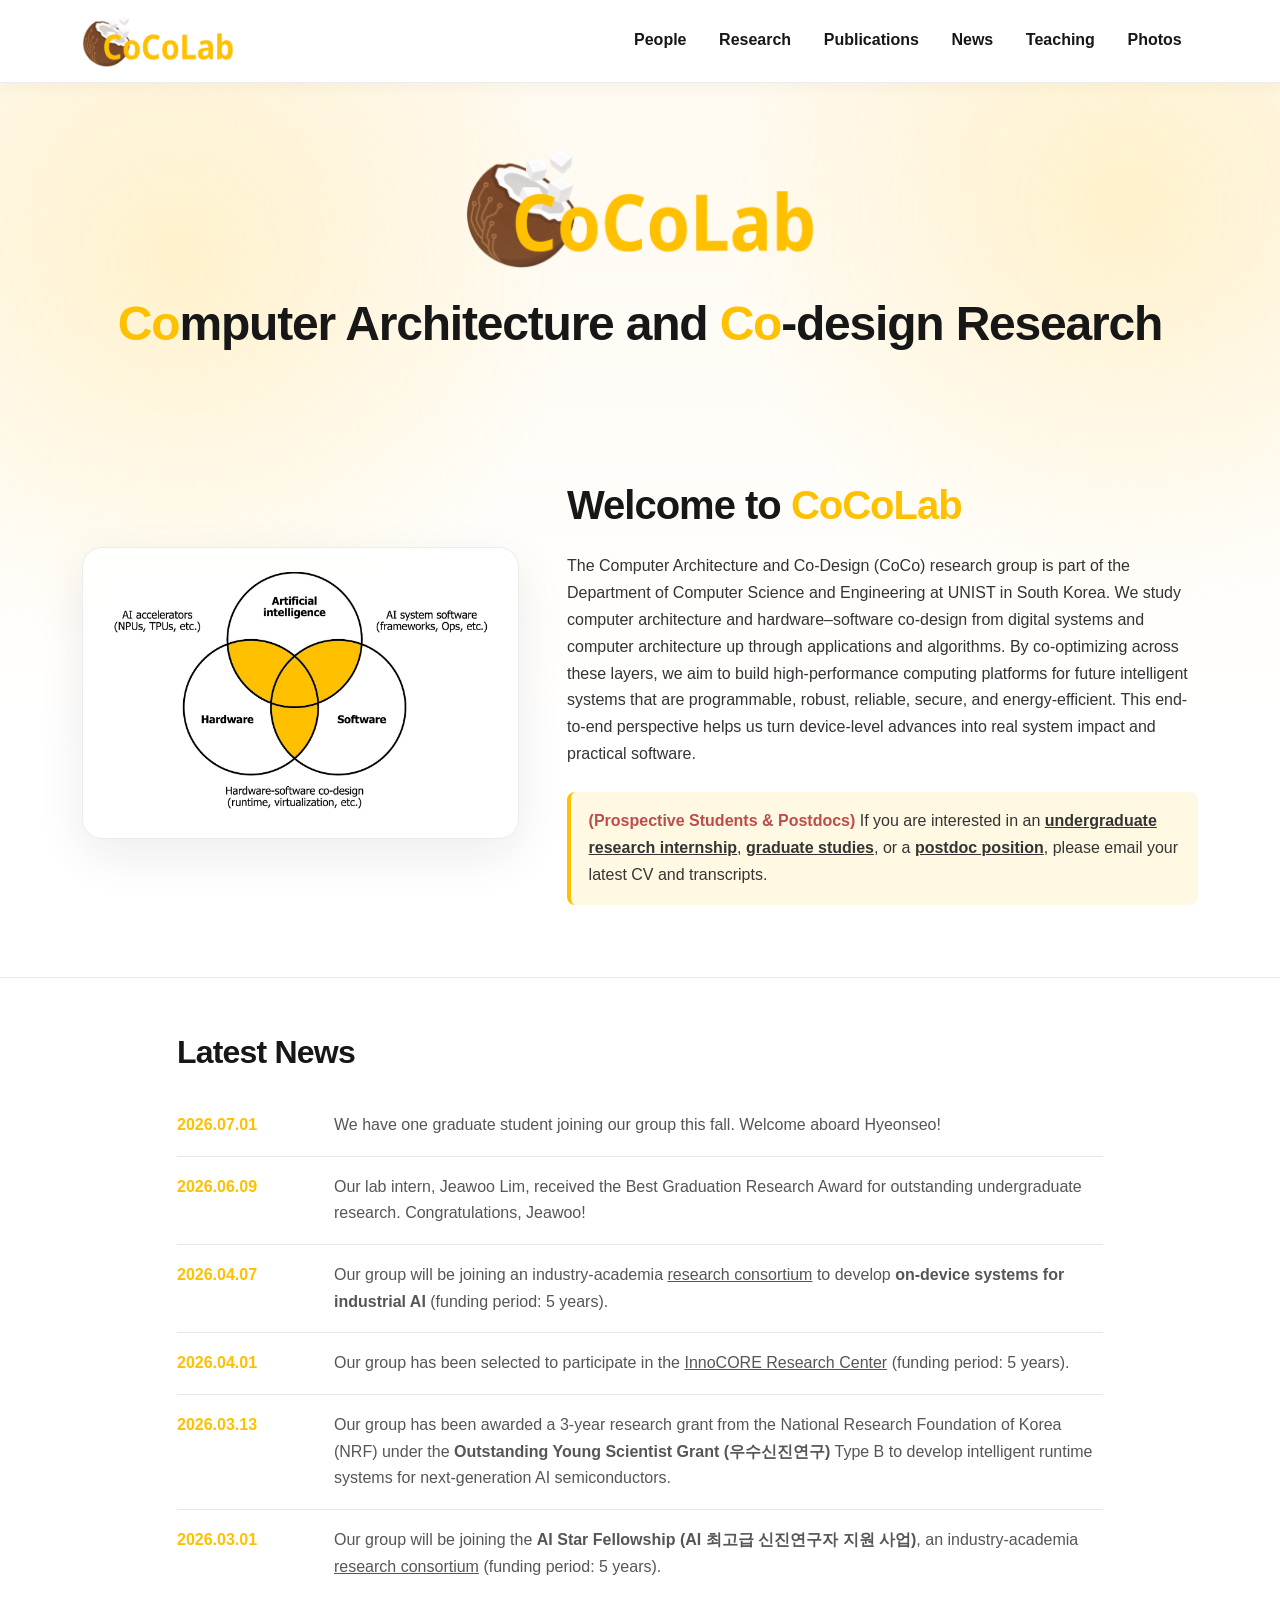
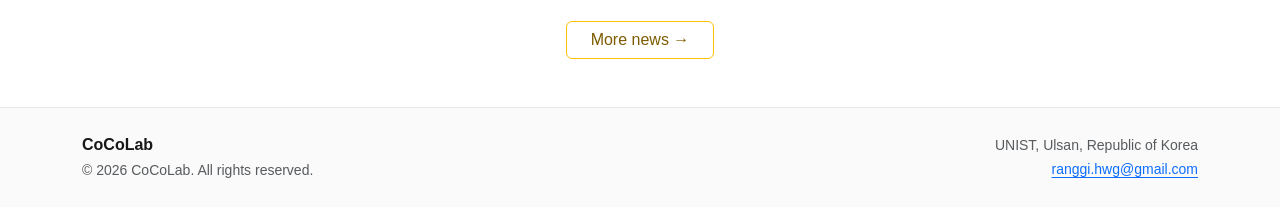
<file: index.html>
<!doctype html>
<html lang="en">
<head>
  <meta charset="utf-8">
  <meta name="viewport" content="width=device-width, initial-scale=1">
  <meta name="description" content="CoCoLab - Computer Architecture and Co-design Research">
  <meta name="theme-color" content="#FFC000">
  <title>CoCoLab</title>
  <link rel="icon" href="./assets/images/favicon.svg" type="image/svg+xml">
  <link rel="stylesheet" href="./assets/vendor/bootstrap/bootstrap.min.css">
  <link rel="stylesheet" href="./assets/css/styles.css">
  <script defer src="./data/config.js"></script>
  <script defer src="./data/home.js"></script>
  <script defer src="./data/news.js"></script>
  <script defer src="./data/people.js"></script>
  <script defer src="./data/research.js"></script>
  <script defer src="./data/publications.js"></script>
  <script defer src="./data/teaching.js"></script>
  <script defer src="./data/photos.js"></script>
  <script defer src="./assets/vendor/bootstrap/bootstrap.bundle.min.js"></script>
  <script defer src="./assets/js/utils.js"></script>
  <script defer src="./assets/js/data-helpers.js"></script>
  <script defer src="./assets/js/layout.js"></script>
  <script defer src="./assets/js/render.js"></script>
  <script defer src="./assets/js/app.js"></script>
</head>
<body class="d-flex min-vh-100 flex-column bg-white" data-page="home">
  <a class="skip-link" href="#main">Skip to main content</a>
  <div id="site-header"></div>
  <main id="main" class="flex-grow-1" tabindex="-1"></main>
  <div id="site-footer"></div>
  <noscript>
    <div class="container-xl py-5">
      <div class="alert alert-warning">This website requires JavaScript to display its data-driven content.</div>
    </div>
  </noscript>
</body>
</html>
</file>
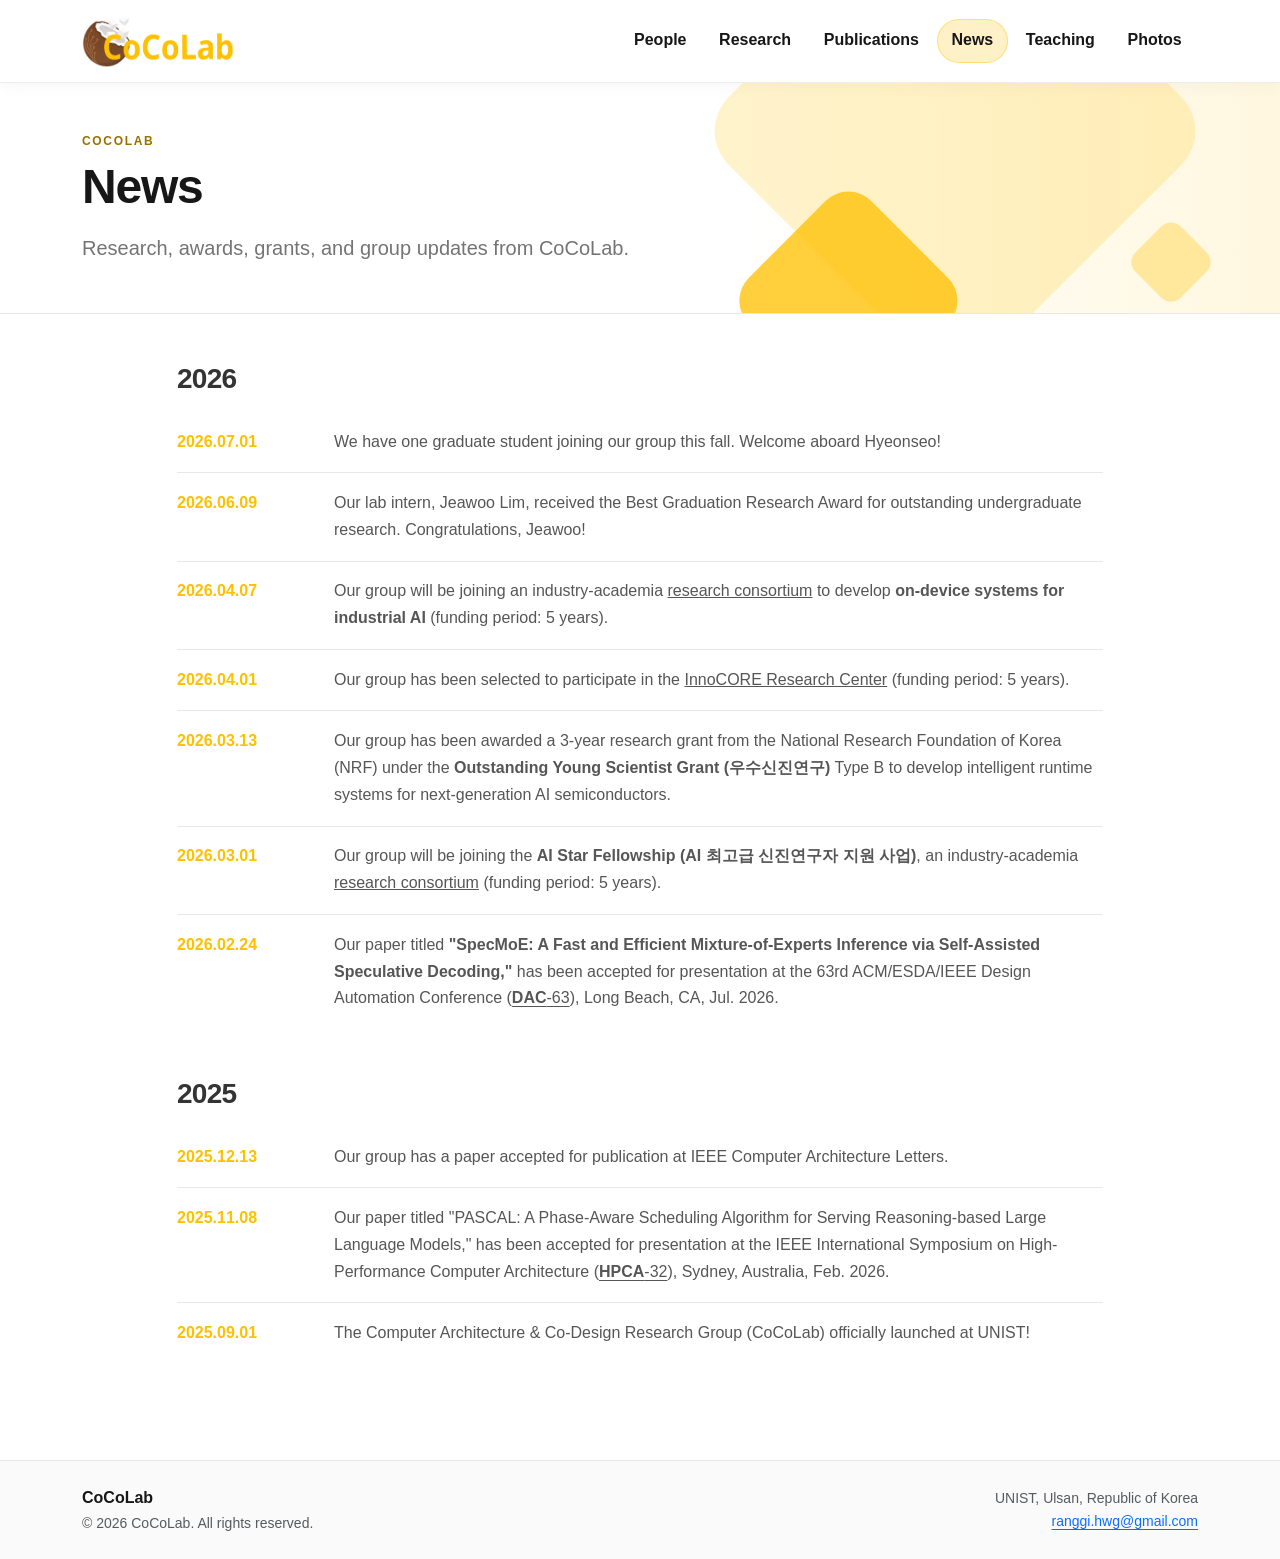
<file: news.html>
<!doctype html>
<html lang="en">
<head>
  <meta charset="utf-8">
  <meta name="viewport" content="width=device-width, initial-scale=1">
  <meta name="description" content="CoCoLab - Computer Architecture and Co-design Research">
  <meta name="theme-color" content="#FFC000">
  <title>CoCoLab</title>
  <link rel="icon" href="./assets/images/favicon.svg" type="image/svg+xml">
  <link rel="stylesheet" href="./assets/vendor/bootstrap/bootstrap.min.css">
  <link rel="stylesheet" href="./assets/css/styles.css">
  <script defer src="./data/config.js"></script>
  <script defer src="./data/home.js"></script>
  <script defer src="./data/news.js"></script>
  <script defer src="./data/people.js"></script>
  <script defer src="./data/research.js"></script>
  <script defer src="./data/publications.js"></script>
  <script defer src="./data/teaching.js"></script>
  <script defer src="./data/photos.js"></script>
  <script defer src="./assets/vendor/bootstrap/bootstrap.bundle.min.js"></script>
  <script defer src="./assets/js/utils.js"></script>
  <script defer src="./assets/js/data-helpers.js"></script>
  <script defer src="./assets/js/layout.js"></script>
  <script defer src="./assets/js/render.js"></script>
  <script defer src="./assets/js/app.js"></script>
</head>
<body class="d-flex min-vh-100 flex-column bg-white" data-page="news">
  <a class="skip-link" href="#main">Skip to main content</a>
  <div id="site-header"></div>
  <main id="main" class="flex-grow-1" tabindex="-1"></main>
  <div id="site-footer"></div>
  <noscript>
    <div class="container-xl py-5">
      <div class="alert alert-warning">This website requires JavaScript to display its data-driven content.</div>
    </div>
  </noscript>
</body>
</html>
</file>
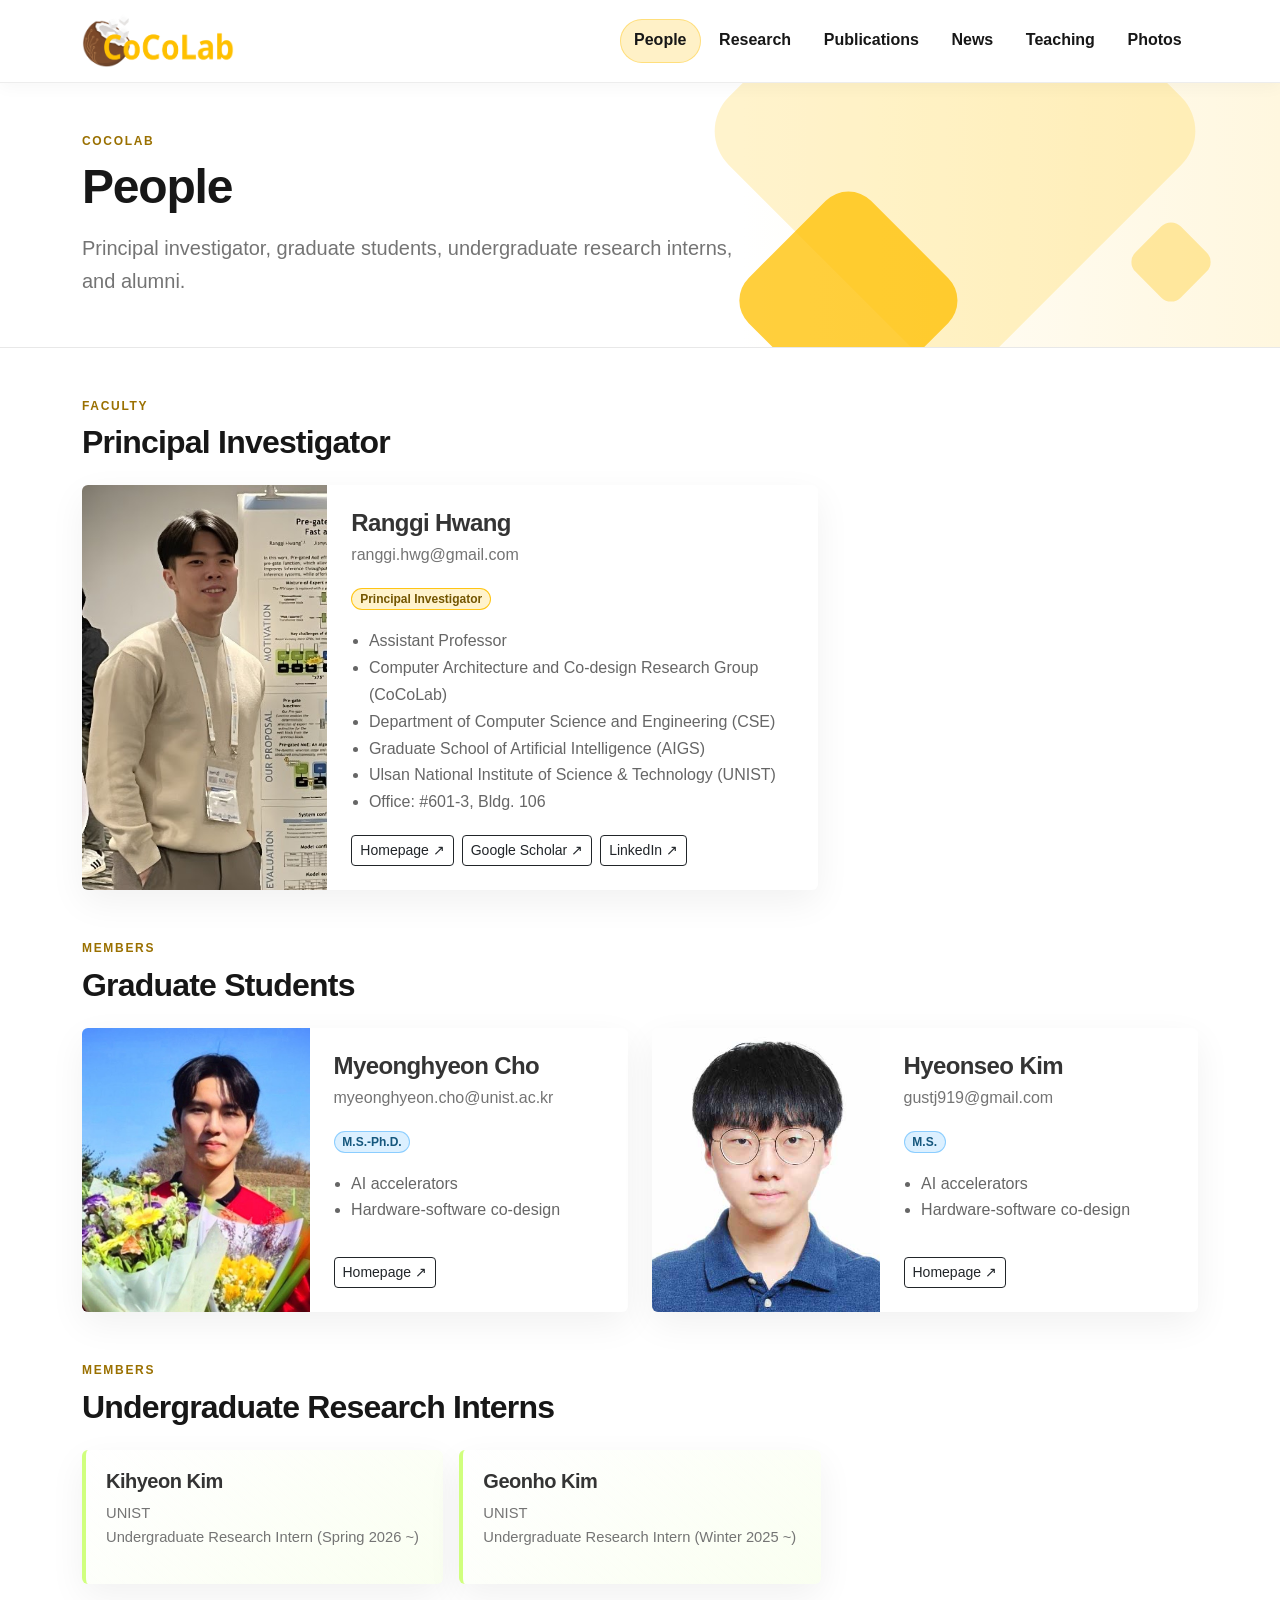
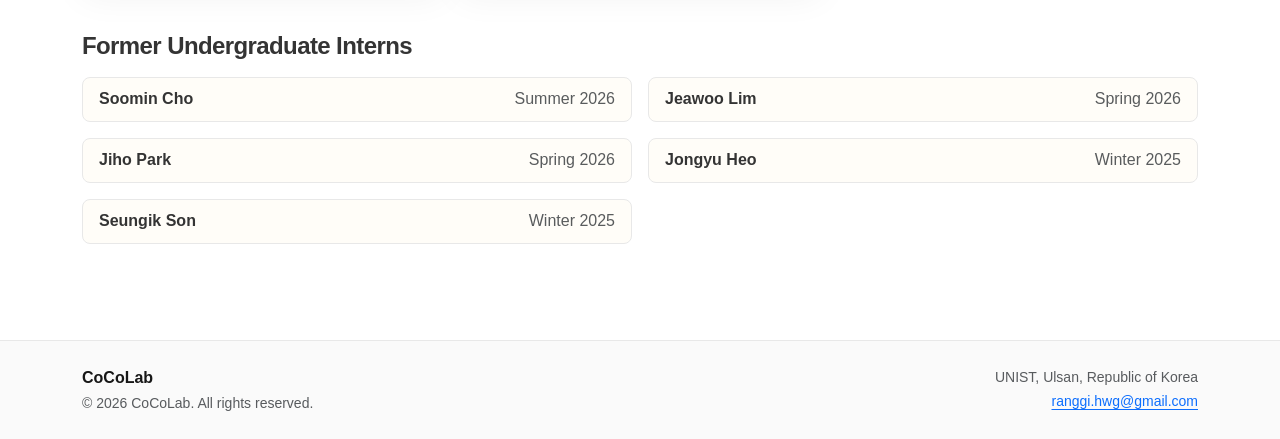
<file: people.html>
<!doctype html>
<html lang="en">
<head>
  <meta charset="utf-8">
  <meta name="viewport" content="width=device-width, initial-scale=1">
  <meta name="description" content="CoCoLab - Computer Architecture and Co-design Research">
  <meta name="theme-color" content="#FFC000">
  <title>CoCoLab</title>
  <link rel="icon" href="./assets/images/favicon.svg" type="image/svg+xml">
  <link rel="stylesheet" href="./assets/vendor/bootstrap/bootstrap.min.css">
  <link rel="stylesheet" href="./assets/css/styles.css">
  <script defer src="./data/config.js"></script>
  <script defer src="./data/home.js"></script>
  <script defer src="./data/news.js"></script>
  <script defer src="./data/people.js"></script>
  <script defer src="./data/research.js"></script>
  <script defer src="./data/publications.js"></script>
  <script defer src="./data/teaching.js"></script>
  <script defer src="./data/photos.js"></script>
  <script defer src="./assets/vendor/bootstrap/bootstrap.bundle.min.js"></script>
  <script defer src="./assets/js/utils.js"></script>
  <script defer src="./assets/js/data-helpers.js"></script>
  <script defer src="./assets/js/layout.js"></script>
  <script defer src="./assets/js/render.js"></script>
  <script defer src="./assets/js/app.js"></script>
</head>
<body class="d-flex min-vh-100 flex-column bg-white" data-page="people">
  <a class="skip-link" href="#main">Skip to main content</a>
  <div id="site-header"></div>
  <main id="main" class="flex-grow-1" tabindex="-1"></main>
  <div id="site-footer"></div>
  <noscript>
    <div class="container-xl py-5">
      <div class="alert alert-warning">This website requires JavaScript to display its data-driven content.</div>
    </div>
  </noscript>
</body>
</html>
</file>
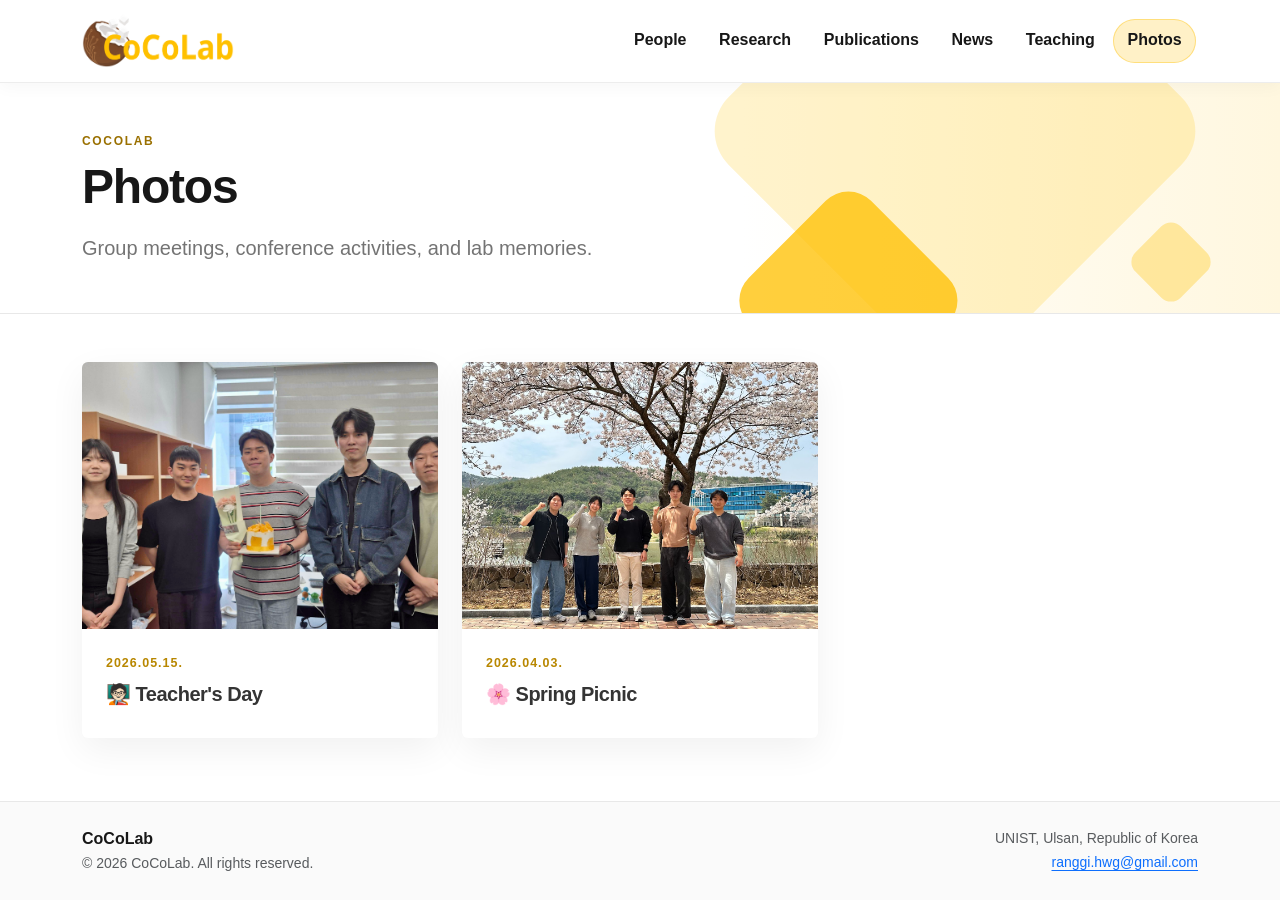
<file: photos.html>
<!doctype html>
<html lang="en">
<head>
  <meta charset="utf-8">
  <meta name="viewport" content="width=device-width, initial-scale=1">
  <meta name="description" content="CoCoLab - Computer Architecture and Co-design Research">
  <meta name="theme-color" content="#FFC000">
  <title>CoCoLab</title>
  <link rel="icon" href="./assets/images/favicon.svg" type="image/svg+xml">
  <link rel="stylesheet" href="./assets/vendor/bootstrap/bootstrap.min.css">
  <link rel="stylesheet" href="./assets/css/styles.css">
  <script defer src="./data/config.js"></script>
  <script defer src="./data/home.js"></script>
  <script defer src="./data/news.js"></script>
  <script defer src="./data/people.js"></script>
  <script defer src="./data/research.js"></script>
  <script defer src="./data/publications.js"></script>
  <script defer src="./data/teaching.js"></script>
  <script defer src="./data/photos.js"></script>
  <script defer src="./assets/vendor/bootstrap/bootstrap.bundle.min.js"></script>
  <script defer src="./assets/js/utils.js"></script>
  <script defer src="./assets/js/data-helpers.js"></script>
  <script defer src="./assets/js/layout.js"></script>
  <script defer src="./assets/js/render.js"></script>
  <script defer src="./assets/js/app.js"></script>
</head>
<body class="d-flex min-vh-100 flex-column bg-white" data-page="photos">
  <a class="skip-link" href="#main">Skip to main content</a>
  <div id="site-header"></div>
  <main id="main" class="flex-grow-1" tabindex="-1"></main>
  <div id="site-footer"></div>
  <noscript>
    <div class="container-xl py-5">
      <div class="alert alert-warning">This website requires JavaScript to display its data-driven content.</div>
    </div>
  </noscript>
</body>
</html>
</file>
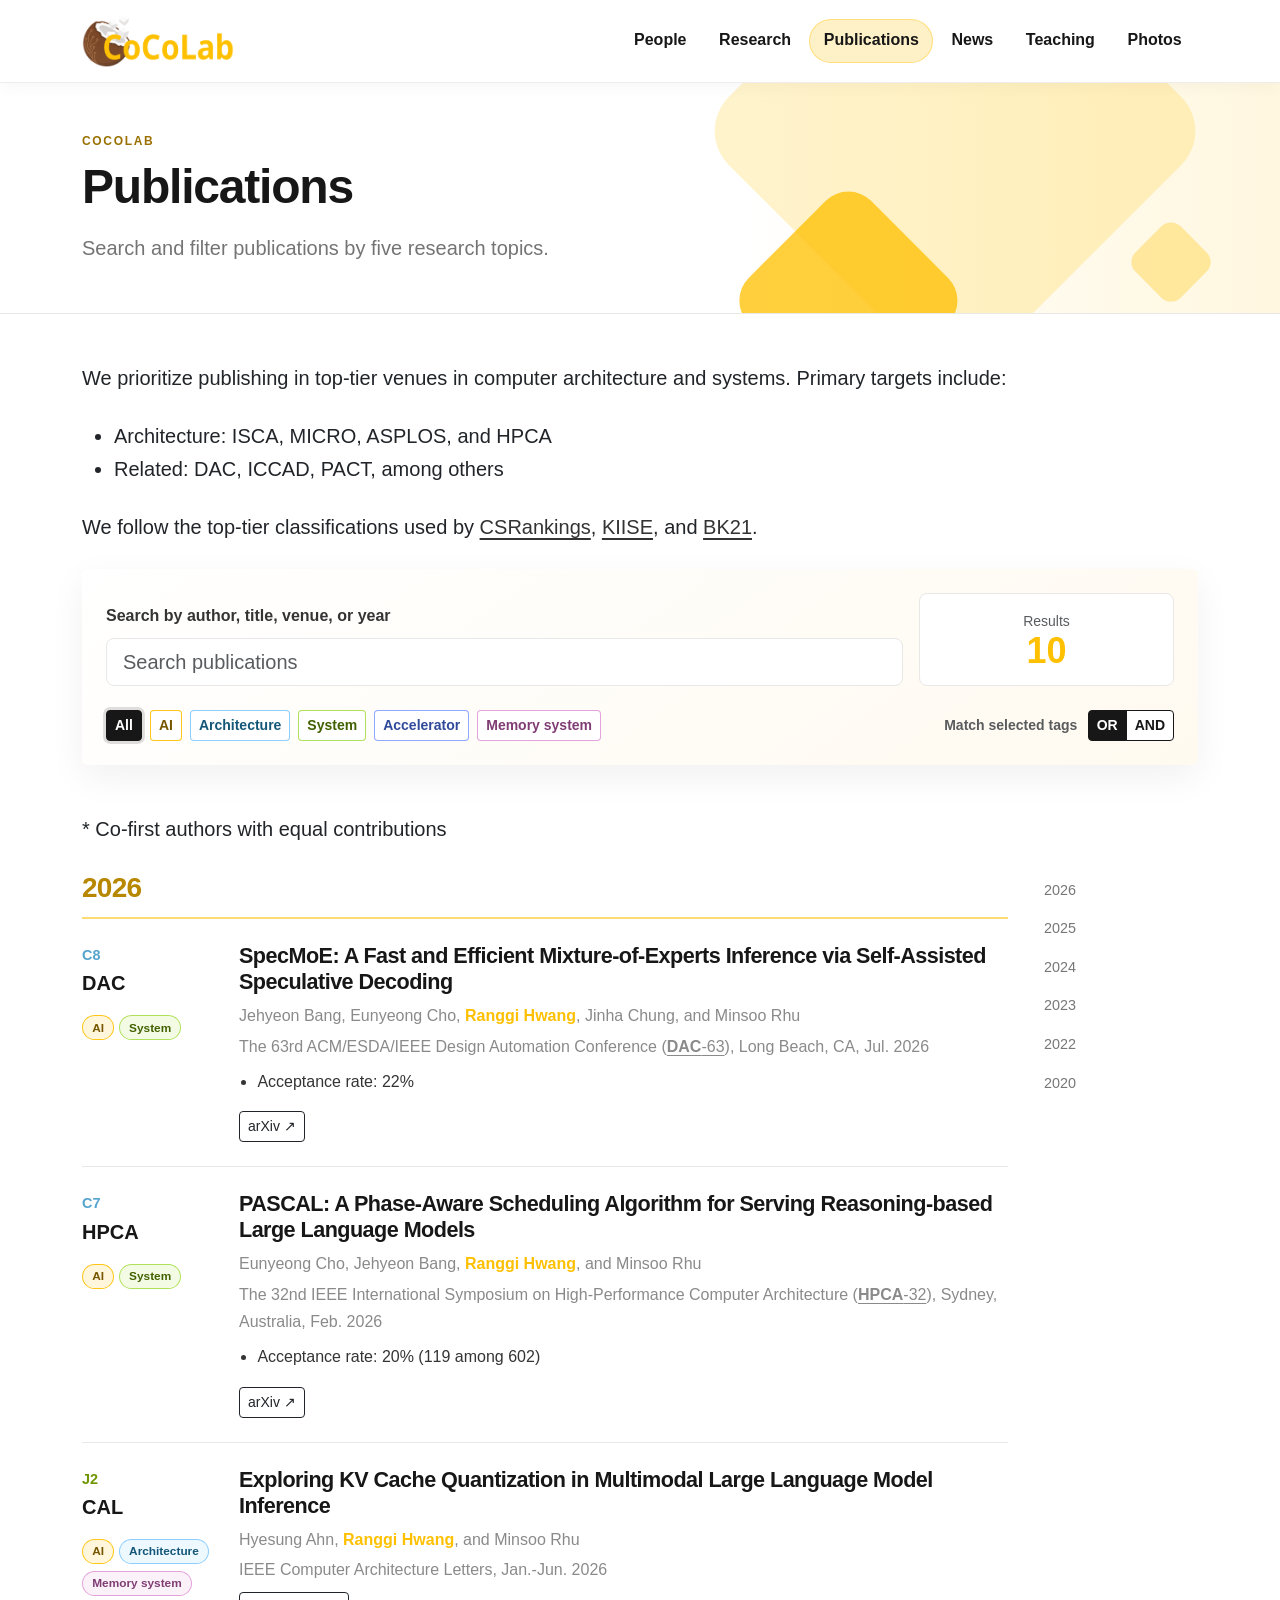
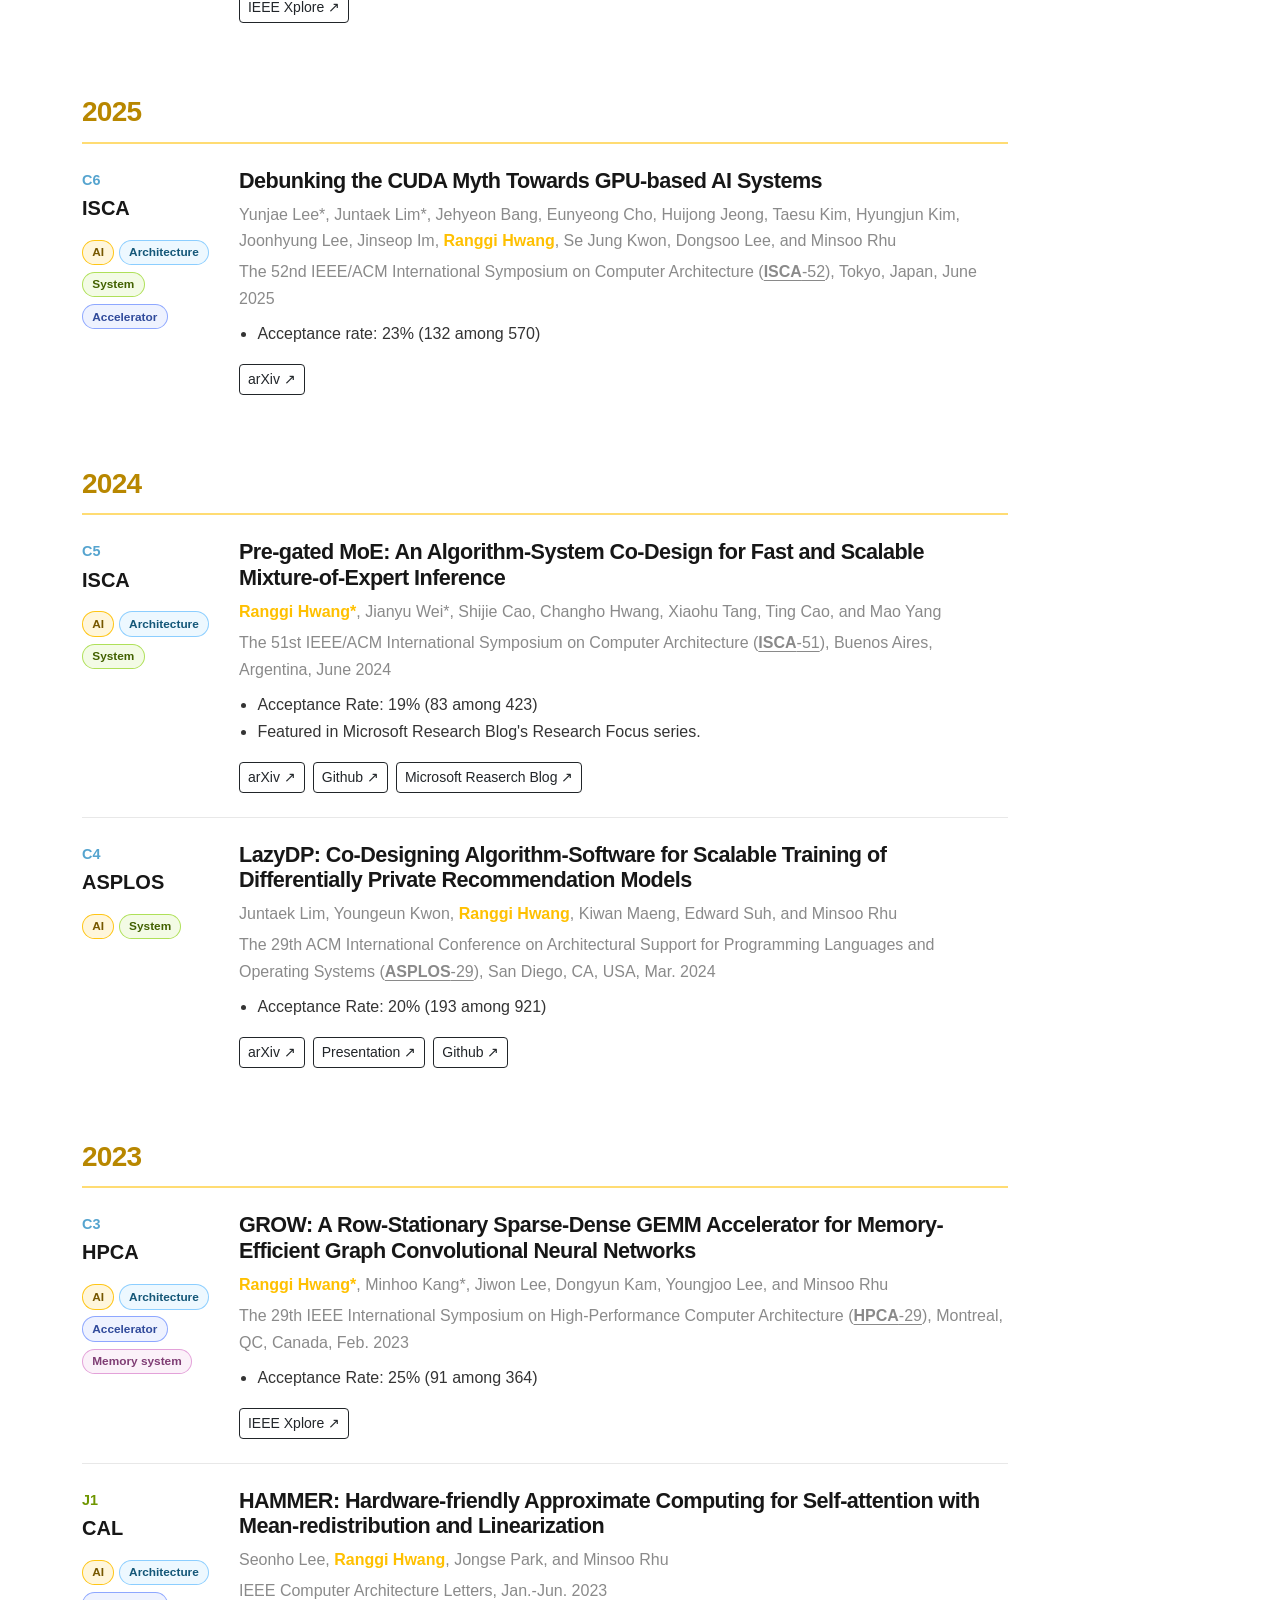
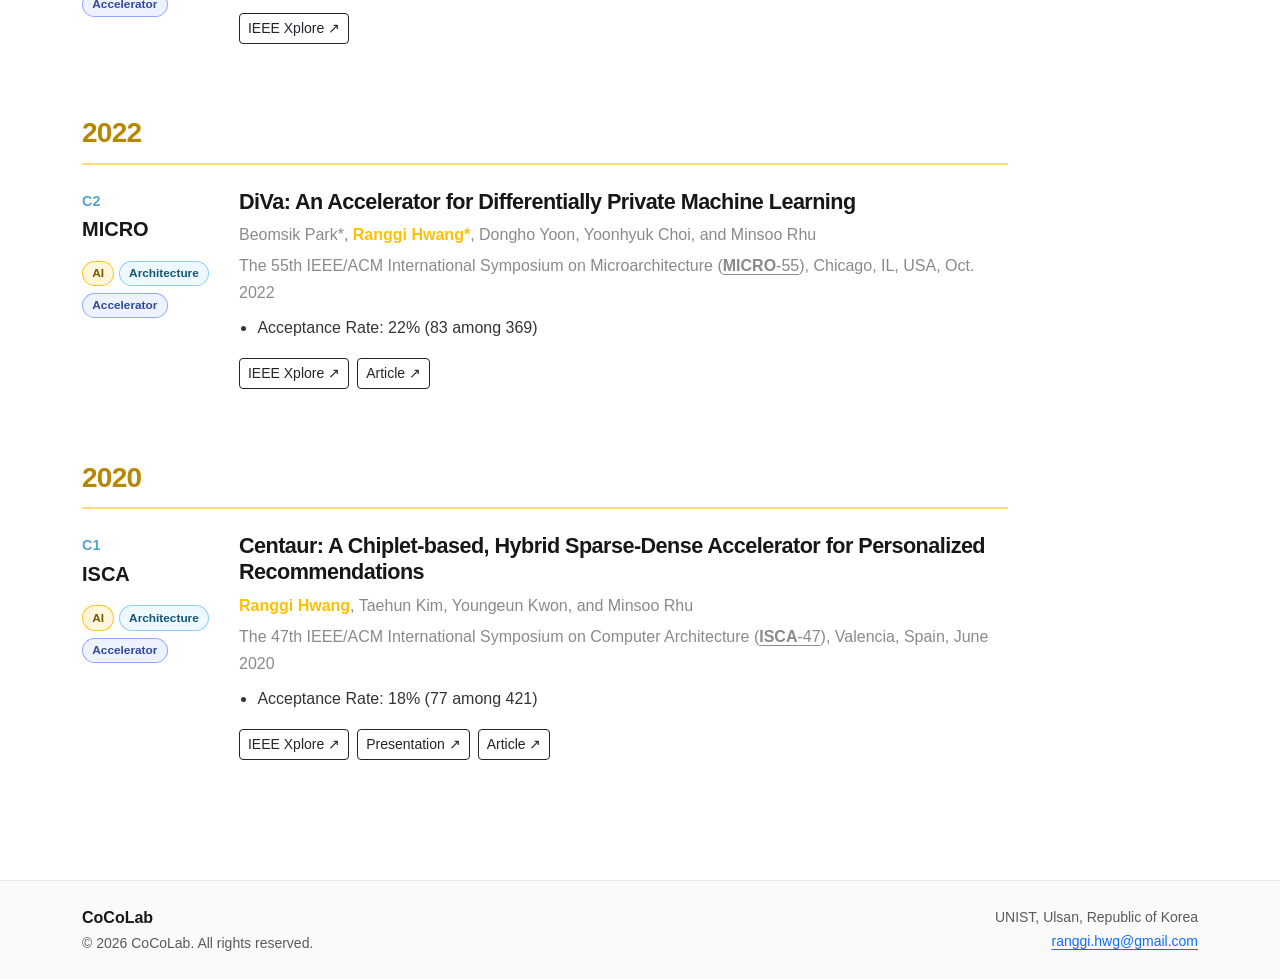
<file: publications.html>
<!doctype html>
<html lang="en">
<head>
  <meta charset="utf-8">
  <meta name="viewport" content="width=device-width, initial-scale=1">
  <meta name="description" content="CoCoLab - Computer Architecture and Co-design Research">
  <meta name="theme-color" content="#FFC000">
  <title>CoCoLab</title>
  <link rel="icon" href="./assets/images/favicon.svg" type="image/svg+xml">
  <link rel="stylesheet" href="./assets/vendor/bootstrap/bootstrap.min.css">
  <link rel="stylesheet" href="./assets/css/styles.css">
  <script defer src="./data/config.js"></script>
  <script defer src="./data/home.js"></script>
  <script defer src="./data/news.js"></script>
  <script defer src="./data/people.js"></script>
  <script defer src="./data/research.js"></script>
  <script defer src="./data/publications.js"></script>
  <script defer src="./data/teaching.js"></script>
  <script defer src="./data/photos.js"></script>
  <script defer src="./assets/vendor/bootstrap/bootstrap.bundle.min.js"></script>
  <script defer src="./assets/js/utils.js"></script>
  <script defer src="./assets/js/data-helpers.js"></script>
  <script defer src="./assets/js/layout.js"></script>
  <script defer src="./assets/js/render.js"></script>
  <script defer src="./assets/js/app.js"></script>
</head>
<body class="d-flex min-vh-100 flex-column bg-white" data-page="publications">
  <a class="skip-link" href="#main">Skip to main content</a>
  <div id="site-header"></div>
  <main id="main" class="flex-grow-1" tabindex="-1"></main>
  <div id="site-footer"></div>
  <noscript>
    <div class="container-xl py-5">
      <div class="alert alert-warning">This website requires JavaScript to display its data-driven content.</div>
    </div>
  </noscript>
</body>
</html>
</file>
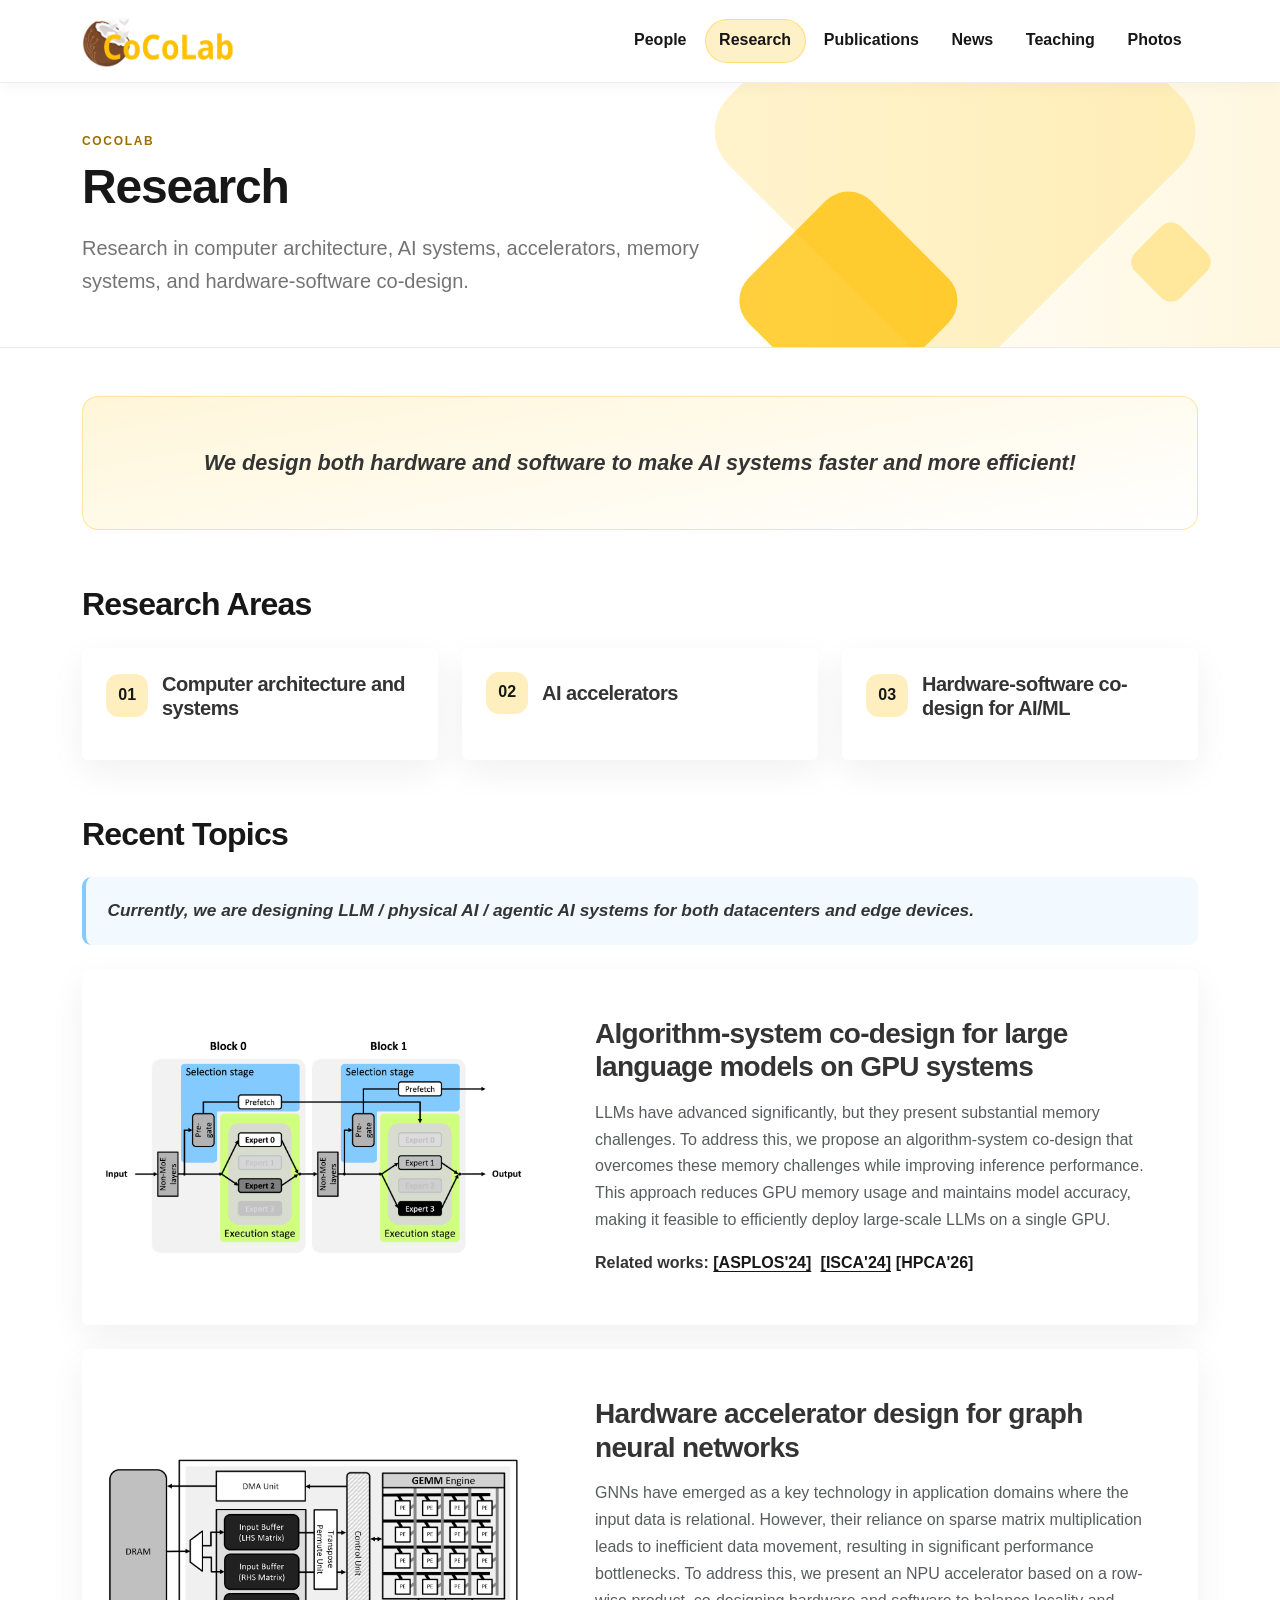
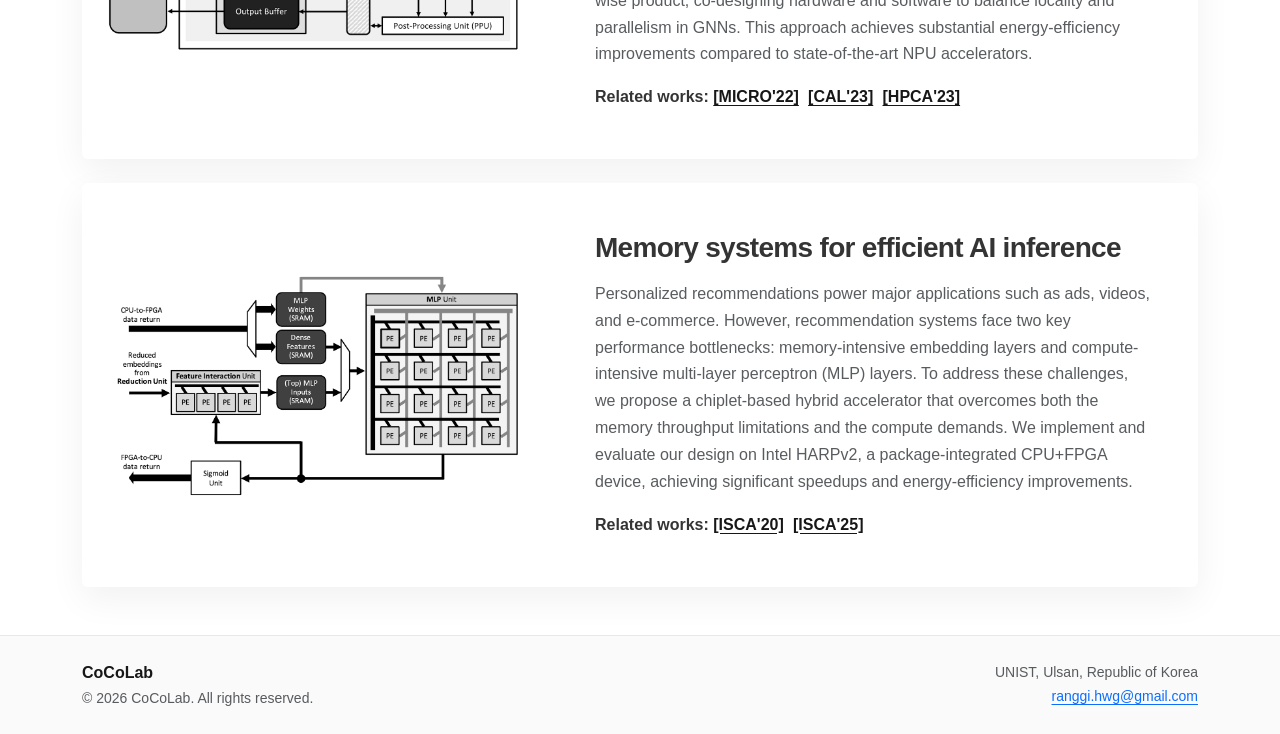
<file: research.html>
<!doctype html>
<html lang="en">
<head>
  <meta charset="utf-8">
  <meta name="viewport" content="width=device-width, initial-scale=1">
  <meta name="description" content="CoCoLab - Computer Architecture and Co-design Research">
  <meta name="theme-color" content="#FFC000">
  <title>CoCoLab</title>
  <link rel="icon" href="./assets/images/favicon.svg" type="image/svg+xml">
  <link rel="stylesheet" href="./assets/vendor/bootstrap/bootstrap.min.css">
  <link rel="stylesheet" href="./assets/css/styles.css">
  <script defer src="./data/config.js"></script>
  <script defer src="./data/home.js"></script>
  <script defer src="./data/news.js"></script>
  <script defer src="./data/people.js"></script>
  <script defer src="./data/research.js"></script>
  <script defer src="./data/publications.js"></script>
  <script defer src="./data/teaching.js"></script>
  <script defer src="./data/photos.js"></script>
  <script defer src="./assets/vendor/bootstrap/bootstrap.bundle.min.js"></script>
  <script defer src="./assets/js/utils.js"></script>
  <script defer src="./assets/js/data-helpers.js"></script>
  <script defer src="./assets/js/layout.js"></script>
  <script defer src="./assets/js/render.js"></script>
  <script defer src="./assets/js/app.js"></script>
</head>
<body class="d-flex min-vh-100 flex-column bg-white" data-page="research">
  <a class="skip-link" href="#main">Skip to main content</a>
  <div id="site-header"></div>
  <main id="main" class="flex-grow-1" tabindex="-1"></main>
  <div id="site-footer"></div>
  <noscript>
    <div class="container-xl py-5">
      <div class="alert alert-warning">This website requires JavaScript to display its data-driven content.</div>
    </div>
  </noscript>
</body>
</html>
</file>
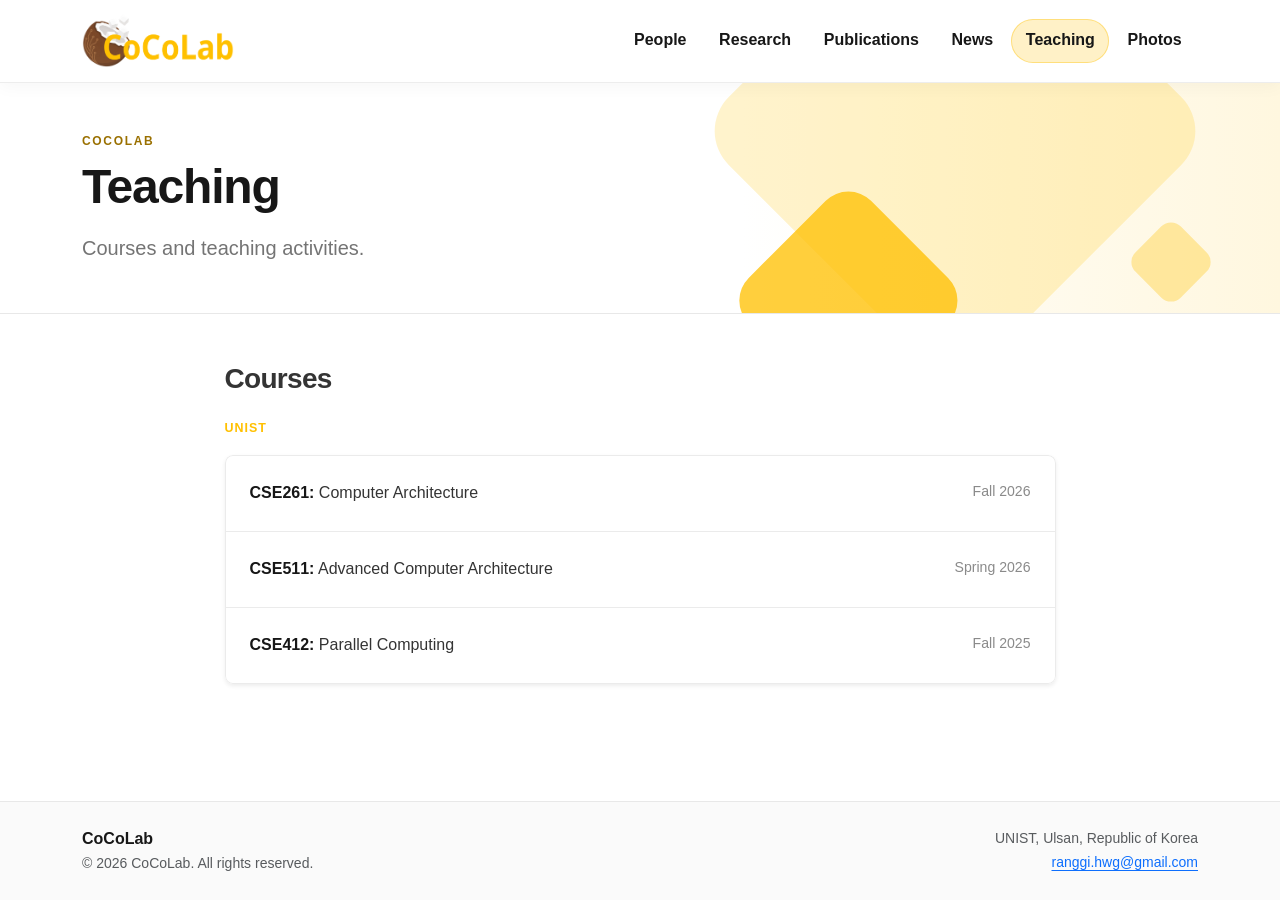
<file: teaching.html>
<!doctype html>
<html lang="en">
<head>
    <meta charset="utf-8">
    <meta name="viewport" content="width=device-width, initial-scale=1">
    <meta name="description" content="CoCoLab - Computer Architecture and Co-design Research">
    <meta name="theme-color" content="#FFC000">
    <title>CoCoLab</title>
    <link rel="icon" href="./assets/images/favicon.svg" type="image/svg+xml">
    <link rel="stylesheet" href="./assets/vendor/bootstrap/bootstrap.min.css">
    <link rel="stylesheet" href="./assets/css/styles.css">
    <script defer src="./data/config.js"></script>
    <script defer src="./data/home.js"></script>
    <script defer src="./data/news.js"></script>
    <script defer src="./data/people.js"></script>
    <script defer src="./data/research.js"></script>
    <script defer src="./data/publications.js"></script>
    <script defer src="./data/teaching.js"></script>
    <script defer src="./data/photos.js"></script>
    <script defer src="./assets/vendor/bootstrap/bootstrap.bundle.min.js"></script>
    <script defer src="./assets/js/utils.js"></script>
    <script defer src="./assets/js/data-helpers.js"></script>
    <script defer src="./assets/js/layout.js"></script>
    <script defer src="./assets/js/render.js"></script>
    <script defer src="./assets/js/app.js"></script>
</head>
<body class="d-flex min-vh-100 flex-column bg-white" data-page="teaching">
    <a class="skip-link" href="#main">Skip to main content</a>
    
    <div id="site-header"></div>
    <main id="main" class="flex-grow-1" tabindex="-1"></main>
    <div id="site-footer"></div>

    <noscript>
        <div class="container-xl py-5">
            <div class="alert alert-warning">This website requires JavaScript to display its data-driven content.</div>
        </div>
    </noscript>
</body>
</html>
</file>
<file: assets/css/styles.css>
@import url("./base.css");
@import url("./custom.css");
</file>
